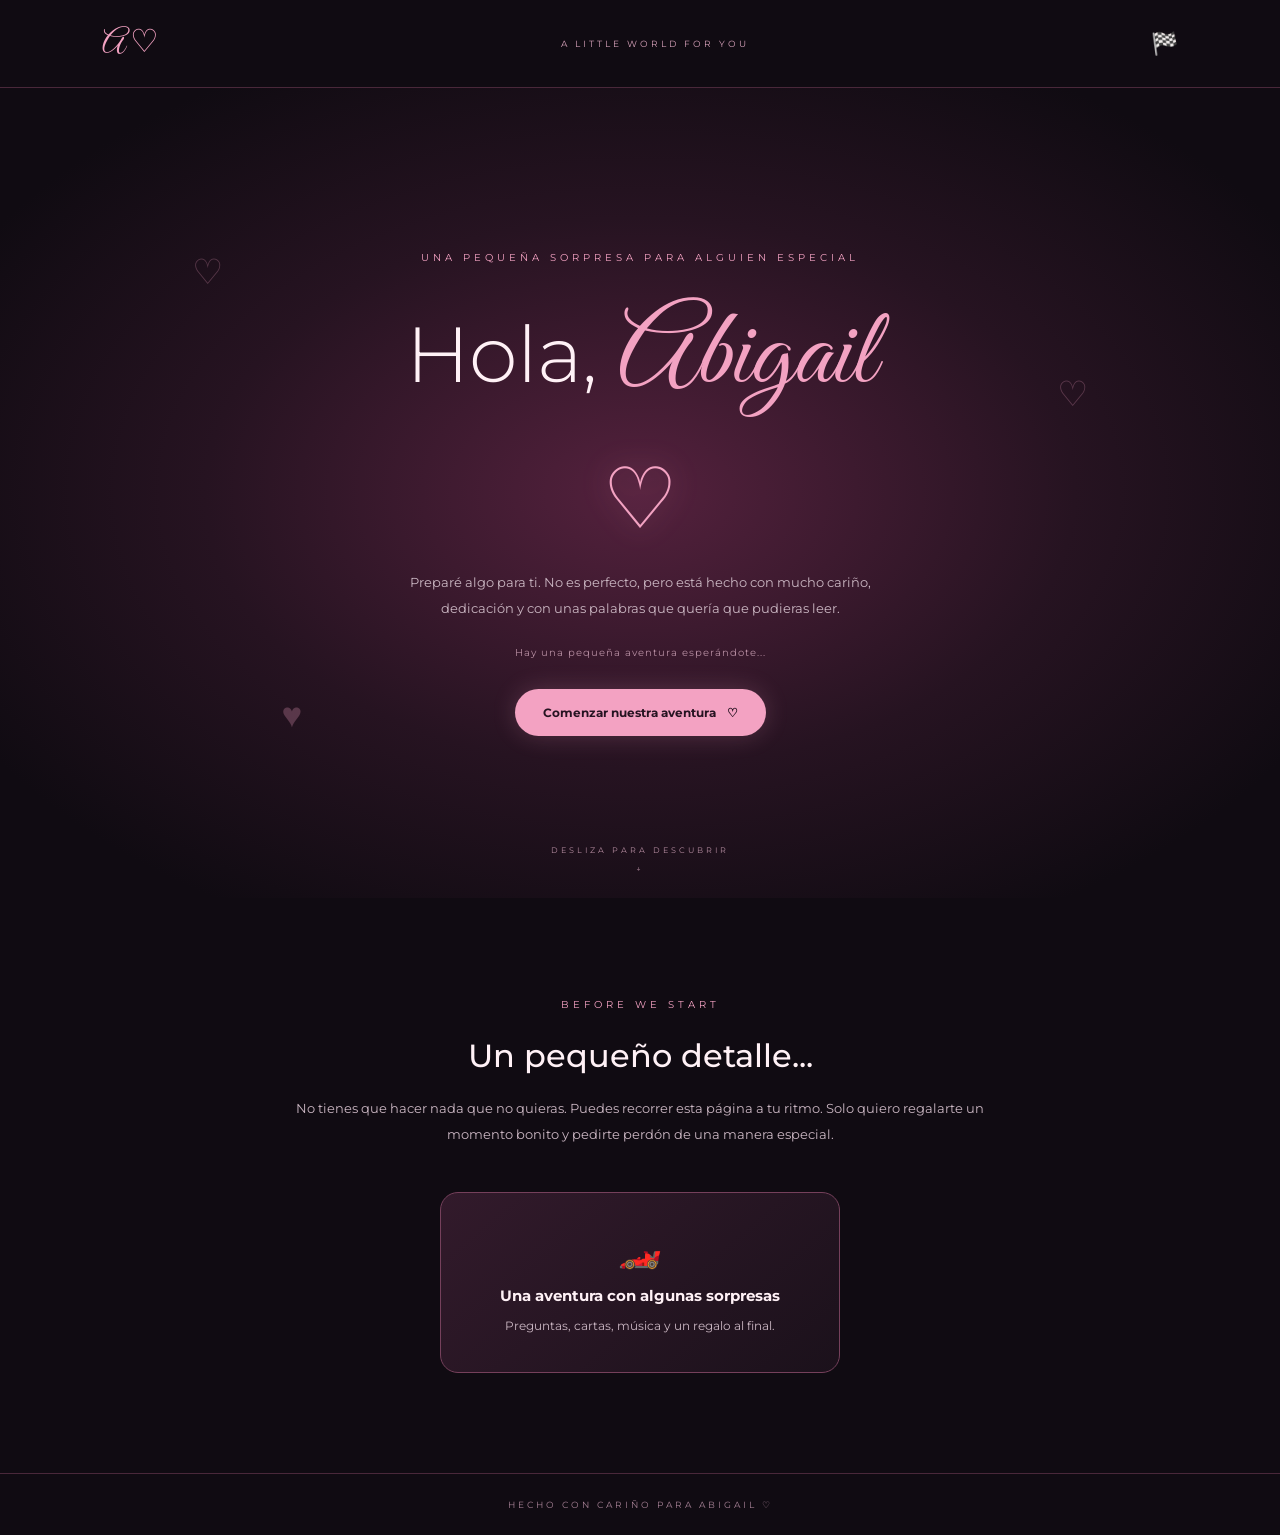
<file: index.html>
<!DOCTYPE html>
<html lang="es">
<head>
  <meta charset="UTF-8">
  <meta name="viewport" content="width=device-width, initial-scale=1.0">
  <title>Para Abigail ♡</title>
  <link rel="stylesheet" href="style.css">
  <link rel="preconnect" href="https://fonts.googleapis.com">
  <link href="https://fonts.googleapis.com/css2?family=Great+Vibes&family=Montserrat:wght@300;400;500;600;700&display=swap" rel="stylesheet">
</head>

<body>

  <nav class="topbar">
    <span class="brand">A ♡</span>
    <span class="top-label">A LITTLE WORLD FOR YOU</span>
    <span class="flag">🏁</span>
  </nav>

  <main>
    <section class="hero">

      <div class="floating-heart heart-one">♡</div>
      <div class="floating-heart heart-two">♡</div>
      <div class="floating-heart heart-three">♥</div>

      <p class="eyebrow">UNA PEQUEÑA SORPRESA PARA ALGUIEN ESPECIAL</p>

      <h1>Hola, <span>Abigail</span></h1>

      <div class="hero-heart">♡</div>

      <p class="hero-text">
        Preparé algo para ti.
        No es perfecto, pero está hecho con mucho cariño,
        dedicación y con unas palabras que quería que pudieras leer.
      </p>

      <p class="small-note">
        Hay una pequeña aventura esperándote...
      </p>

      <a href="reto.html" class="main-button">
        Comenzar nuestra aventura <span>♡</span>
      </a>

      <div class="scroll-note">
        <span>DESLIZA PARA DESCUBRIR</span>
        <span>↓</span>
      </div>

    </section>

    <section class="intro-section">
      <p class="eyebrow">BEFORE WE START</p>
      <h2>Un pequeño detalle...</h2>

      <p>
        No tienes que hacer nada que no quieras.
        Puedes recorrer esta página a tu ritmo.
        Solo quiero regalarte un momento bonito
        y pedirte perdón de una manera especial.
      </p>

      <div class="mini-card">
        <span>🏎️</span>
        <h3>Una aventura con algunas sorpresas</h3>
        <p>Preguntas, cartas, música y un regalo al final.</p>
      </div>
    </section>
  </main>

  <footer>
    HECHO CON CARIÑO PARA ABIGAIL ♡
  </footer>

</body>
</html>
</file>
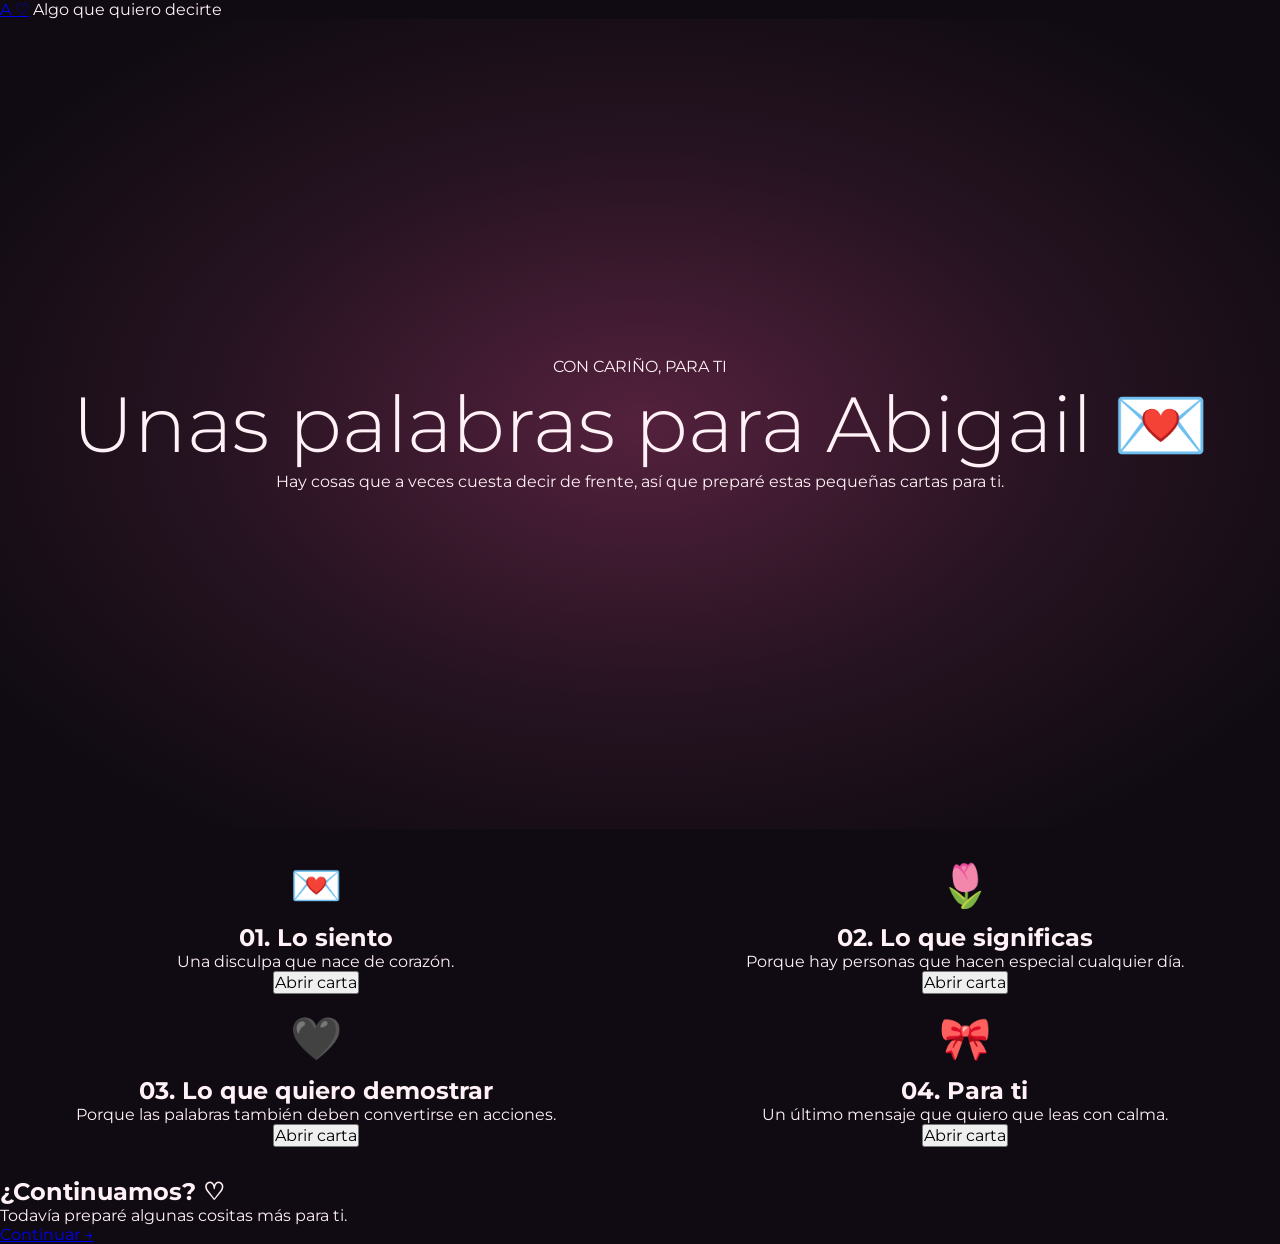
<file: cartas.html>
<!DOCTYPE html>
<html lang="es">
<head>
    <meta charset="UTF-8">
    <meta name="viewport" content="width=device-width, initial-scale=1.0">
    <title>Unas palabras para ti ♡</title>
    <link rel="stylesheet" href="style.css">
</head>
<body>

    <nav class="navbar">
        <a href="index.html">A ♡</a>
        <span>Algo que quiero decirte</span>
    </nav>

    <main class="container">
        <section class="hero">
            <p class="etiqueta">CON CARIÑO, PARA TI</p>
            <h1>Unas palabras para Abigail 💌</h1>
            <p>
                Hay cosas que a veces cuesta decir de frente,
                así que preparé estas pequeñas cartas para ti.
            </p>
        </section>

        <section class="cartas-grid">

            <article class="card carta">
                <div class="sobre">💌</div>
                <h2>01. Lo siento</h2>
                <p>Una disculpa que nace de corazón.</p>
                <button onclick="abrirCarta(0)">Abrir carta</button>
                <div id="carta0" class="contenido-carta" hidden>
                    Abigail, quiero pedirte perdón por lo que te dije.
                    Sé que mis palabras pudieron lastimarte y no quiero
                    justificarme diciendo que estaba tomado. Haber bebido
                    no cambia lo que sentiste ni hace menos importante lo
                    que pasó. Me equivoqué y lo reconozco. Nunca debí hacerte
                    sentir que no valoro lo que eres. Lo siento de corazón. ♡
                </div>
            </article>

            <article class="card carta">
                <div class="sobre">🌷</div>
                <h2>02. Lo que significas</h2>
                <p>Porque hay personas que hacen especial cualquier día.</p>
                <button onclick="abrirCarta(1)">Abrir carta</button>
                <div id="carta1" class="contenido-carta" hidden>
                    Quiero que sepas que eres una persona muy especial para
                    mí. Me gusta tu forma de ser, tus gustos, tus pequeños
                    detalles y esa manera tan tuya de hacer que una
                    conversación sea diferente. No quiero que pienses que
                    te veo como alguien más, porque realmente te tengo
                    muchísimo cariño. ♡
                </div>
            </article>

            <article class="card carta">
                <div class="sobre">🖤</div>
                <h2>03. Lo que quiero demostrar</h2>
                <p>Porque las palabras también deben convertirse en acciones.</p>
                <button onclick="abrirCarta(2)">Abrir carta</button>
                <div id="carta2" class="contenido-carta" hidden>
                    No quiero prometerte que nunca volveré a equivocarme,
                    porque sé que eso se demuestra con el tiempo. Quiero
                    aprender de mis errores, cuidar mis palabras y demostrar
                    con mis acciones que puedo hacer las cosas mejor.
                    No espero que confíes en mí de un día para otro.
                    Entiendo que eso toma tiempo. ♡
                </div>
            </article>

            <article class="card carta">
                <div class="sobre">🎀</div>
                <h2>04. Para ti</h2>
                <p>Un último mensaje que quiero que leas con calma.</p>
                <button onclick="abrirCarta(3)">Abrir carta</button>
                <div id="carta3" class="contenido-carta" hidden>
                    No preparé todo esto para obligarte a perdonarme ni
                    para que tengas que responder algo. Lo hice porque
                    quería expresarte lo mucho que te aprecio y porque
                    mereces una disculpa sincera. Si algún día me permites
                    compartir más momentos contigo, me encantaría.
                    Y si necesitas tu espacio, también voy a respetarlo.
                    Gracias por tomarte el tiempo de leerme. ♡
                </div>
            </article>

        </section>

        <div class="card">
            <h2>¿Continuamos? ♡</h2>
            <p>Todavía preparé algunas cositas más para ti.</p>
            <a class="boton" href="momentos.html">Continuar →</a>
        </div>

    </main>

    <script src="script.js"></script>
</body>
</html>
</file>
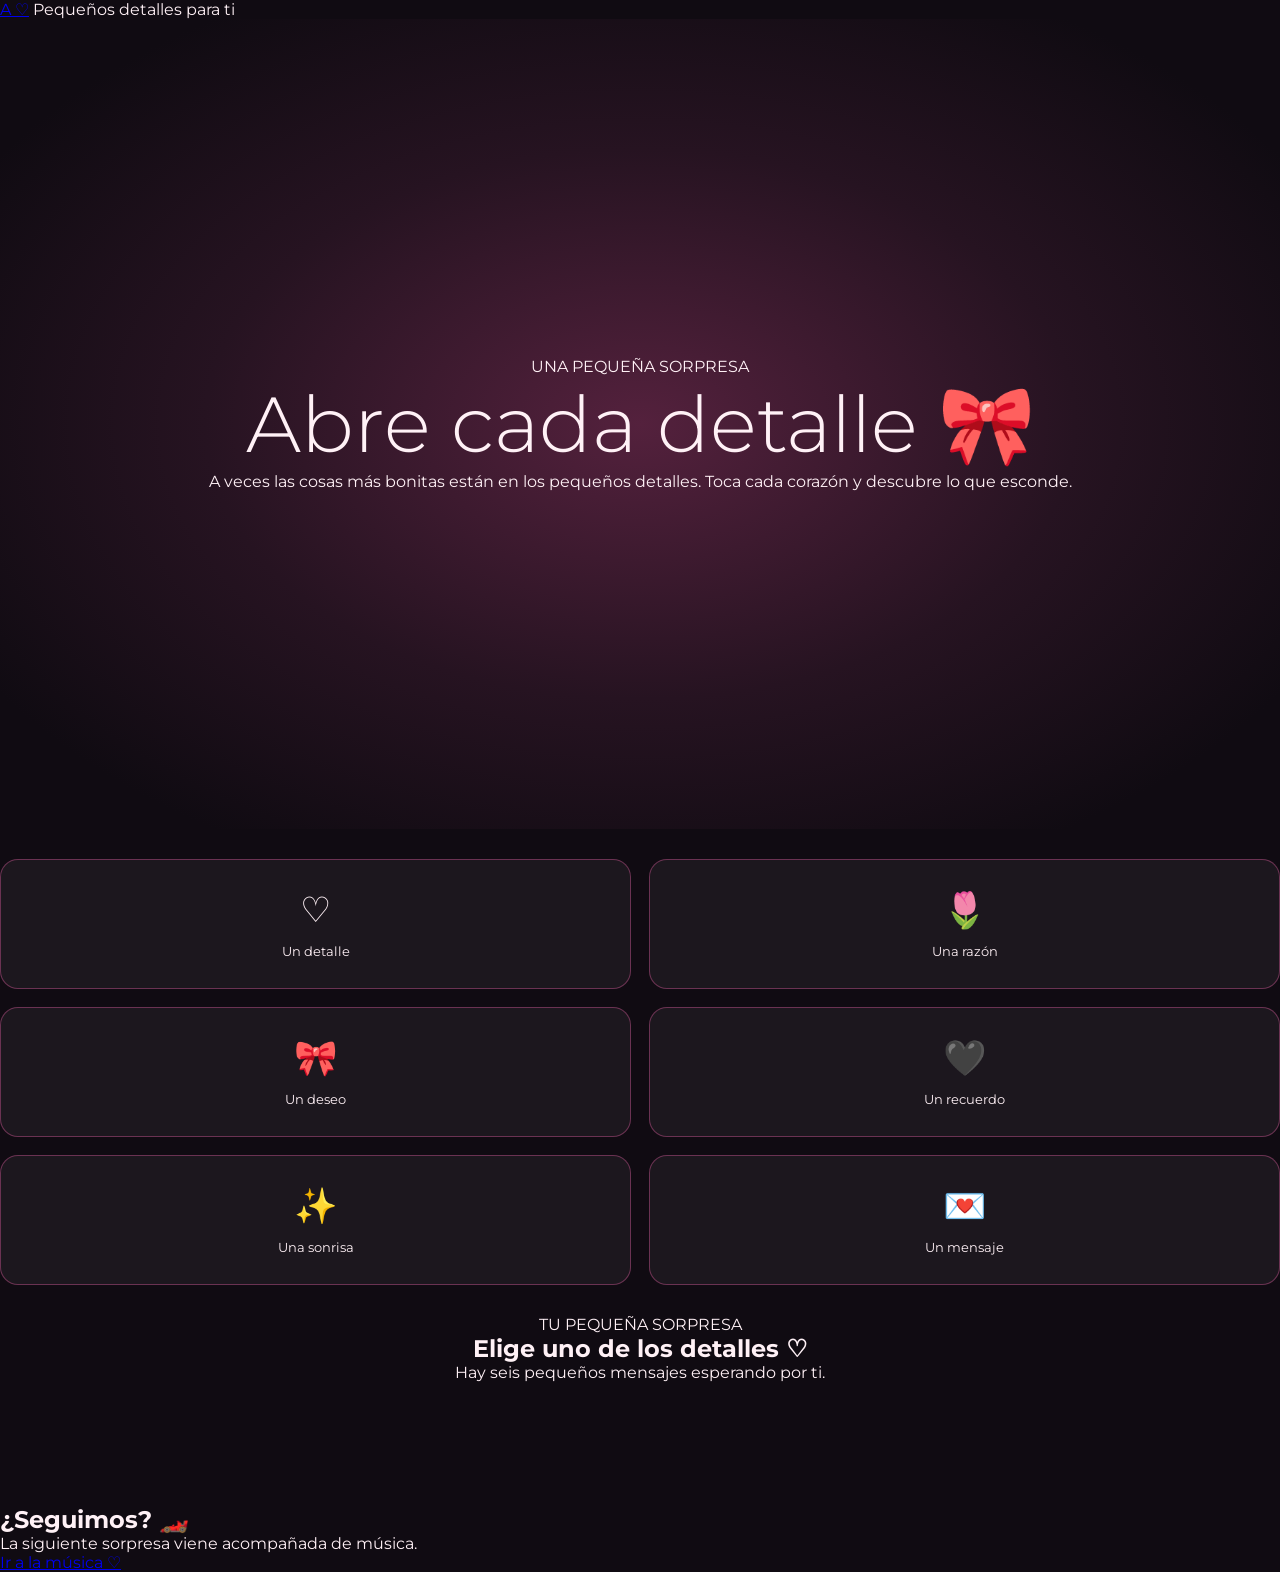
<file: momentos.html>
<!DOCTYPE html>
<html lang="es">
<head>
    <meta charset="UTF-8">
    <meta name="viewport" content="width=device-width, initial-scale=1.0">
    <title>Pequeños detalles ♡</title>
    <link rel="stylesheet" href="style.css">
</head>
<body>

    <nav class="navbar">
        <a href="index.html">A ♡</a>
        <span>Pequeños detalles para ti</span>
    </nav>

    <main class="container">

        <section class="hero">
            <p class="etiqueta">UNA PEQUEÑA SORPRESA</p>
            <h1>Abre cada detalle 🎀</h1>
            <p>
                A veces las cosas más bonitas están en los pequeños detalles.
                Toca cada corazón y descubre lo que esconde.
            </p>
        </section>

        <section class="detalles-grid">

            <button class="detalle" onclick="mostrarDetalle(0)">
                <span>♡</span>
                <small>Un detalle</small>
            </button>

            <button class="detalle" onclick="mostrarDetalle(1)">
                <span>🌷</span>
                <small>Una razón</small>
            </button>

            <button class="detalle" onclick="mostrarDetalle(2)">
                <span>🎀</span>
                <small>Un deseo</small>
            </button>

            <button class="detalle" onclick="mostrarDetalle(3)">
                <span>🖤</span>
                <small>Un recuerdo</small>
            </button>

            <button class="detalle" onclick="mostrarDetalle(4)">
                <span>✨</span>
                <small>Una sonrisa</small>
            </button>

            <button class="detalle" onclick="mostrarDetalle(5)">
                <span>💌</span>
                <small>Un mensaje</small>
            </button>

        </section>

        <section class="card mensaje-detalle">
            <p class="etiqueta">TU PEQUEÑA SORPRESA</p>
            <h2 id="tituloDetalle">Elige uno de los detalles ♡</h2>
            <p id="textoDetalle">
                Hay seis pequeños mensajes esperando por ti.
            </p>
        </section>

        <div class="card">
            <h2>¿Seguimos? 🏎️</h2>
            <p>La siguiente sorpresa viene acompañada de música.</p>
            <a href="musica.html" class="boton">Ir a la música ♡</a>
        </div>

    </main>

    <script src="script.js"></script>
</body>
</html>
</file>
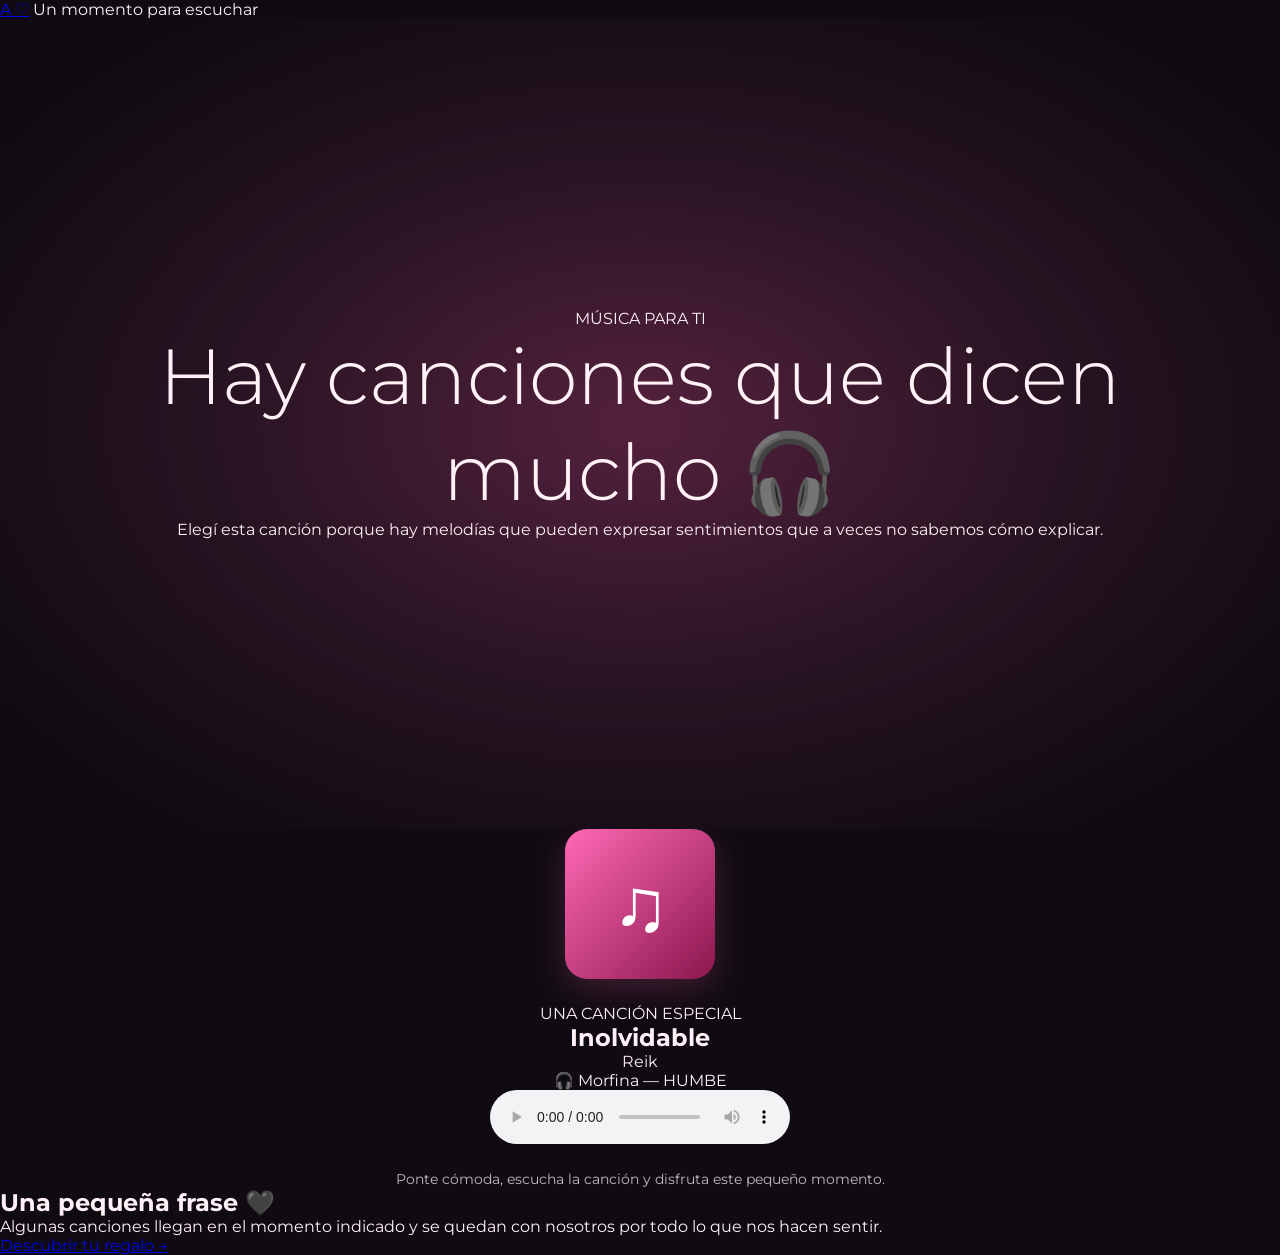
<file: musica.html>
<!DOCTYPE html>
<html lang="es">
<head>
    <meta charset="UTF-8">
    <meta name="viewport" content="width=device-width, initial-scale=1.0">
    <title>Una canción para ti ♡</title>
    <link rel="stylesheet" href="style.css">
</head>
<body>

    <nav class="navbar">
        <a href="index.html">A ♡</a>
        <span>Un momento para escuchar</span>
    </nav>

    <main class="container">
        <section class="hero">
            <p class="etiqueta">MÚSICA PARA TI</p>
            <h1>Hay canciones que dicen mucho 🎧</h1>
            <p>
                Elegí esta canción porque hay melodías que pueden expresar
                sentimientos que a veces no sabemos cómo explicar.
            </p>
        </section>

        <section class="card musica-card">
            <div class="portada-musica">♫</div>
            <p class="etiqueta">UNA CANCIÓN ESPECIAL</p>
            <h2>Inolvidable</h2>
            <p>Reik</p>

          <div class="reproductor">
    <p>🎧 Morfina — HUMBE</p>

    <audio controls>
        <source
            src="https://raw.githubusercontent.com/diegopaulaguirre-dev/Mi-amor/main/HUMBE%20-%20Morfina.mp3"
            type="audio/mpeg">
        Tu navegador no puede reproducir este audio.
    </audio>
</div>
            <p class="nota-musica">
                Ponte cómoda, escucha la canción y disfruta este pequeño momento.
            </p>
        </section>

        <section class="card">
            <h2>Una pequeña frase 🖤</h2>
            <p>
                Algunas canciones llegan en el momento indicado y se quedan
                con nosotros por todo lo que nos hacen sentir.
            </p>
            <a href="regalo.html" class="boton">Descubrir tu regalo →</a>
        </section>
    </main>

    <script src="script.js"></script>
</body>
</html>
</file>
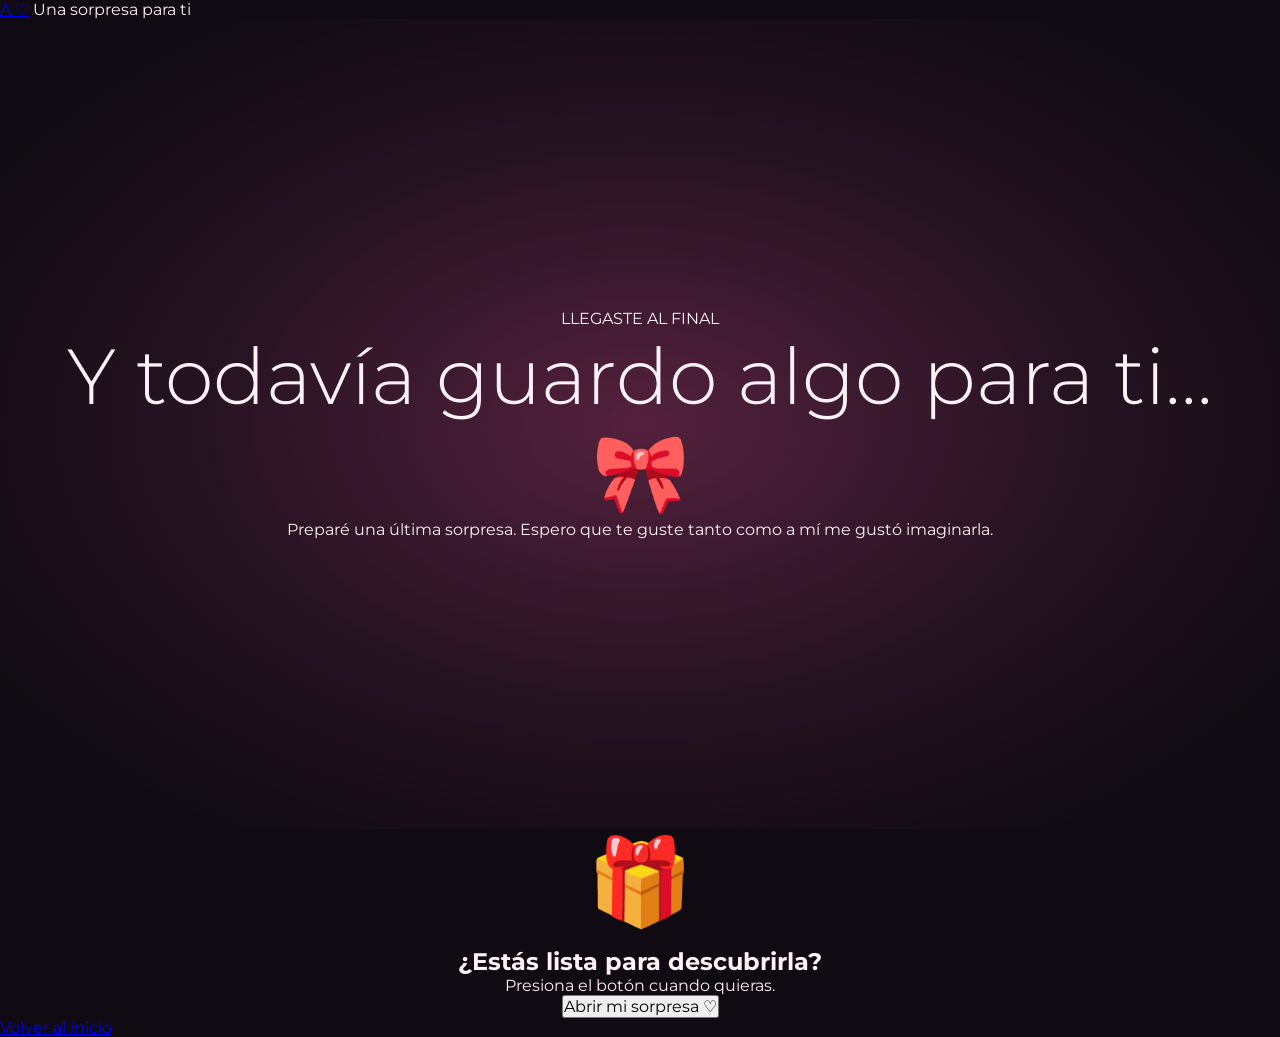
<file: regalo.html>
<!DOCTYPE html>
<html lang="es">
<head>
    <meta charset="UTF-8">
    <meta name="viewport" content="width=device-width, initial-scale=1.0">
    <title>Una última sorpresa ♡</title>
    <link rel="stylesheet" href="style.css">
</head>
<body>

    <nav class="navbar">
        <a href="index.html">A ♡</a>
        <span>Una sorpresa para ti</span>
    </nav>

    <main class="container">
        <section class="hero">
            <p class="etiqueta">LLEGASTE AL FINAL</p>
            <h1>Y todavía guardo algo para ti... 🎀</h1>
            <p>
                Preparé una última sorpresa. Espero que te guste
                tanto como a mí me gustó imaginarla.
            </p>
        </section>

        <section class="card regalo-card">
            <div class="caja-regalo">🎁</div>
            <h2>¿Estás lista para descubrirla?</h2>
            <p>Presiona el botón cuando quieras.</p>

            <button class="boton" onclick="mostrarRegalo()">
                Abrir mi sorpresa ♡
            </button>

            <div id="sorpresaFinal" hidden>
                <div class="separador"></div>

                <h2>Una historia que me gusta imaginar 🖤</h2>

                <p>
                    Quizás no crecimos juntos, pero si pudiera imaginar
                    una historia bonita, me gustaría que en ella nuestros
                    caminos se encontraran desde el principio.
                    Y si la vida nos lo permite, que podamos compartir
                    muchos momentos más. Juntos, hasta donde el corazón
                    nos lleve. ♡
                </p>

                
<div class="reproductor">
    <p>Una canción para acompañar este momento ♡</p>

    <audio controls>
        <source
            src="https://raw.githubusercontent.com/diegopaulaguirre-dev/Mi-amor/main/HUMBE%20-%20Morfina.mp3"
            type="audio/mpeg">
        Tu navegador no puede reproducir este audio.
    </audio>
</div>



                <div class="separador"></div>

                <h2>Y tu regalo es... 🎀</h2>

                <p>
                    Una salida, una comida, un paseo, una aventura
                    o cualquier cosita que te haga ilusión.
                    Quiero invitarte a vivir un momento bonito conmigo,
                    si tú también quieres. Tú eliges qué te gustaría hacer. ♡
                </p>

                <p class="firma">
                    Gracias por llegar hasta aquí. ♡
                </p>
            </div>
        </section>

        <a href="index.html" class="boton">Volver al inicio</a>
    </main>

    <script src="script.js"></script>
</body>
</html>
</file>
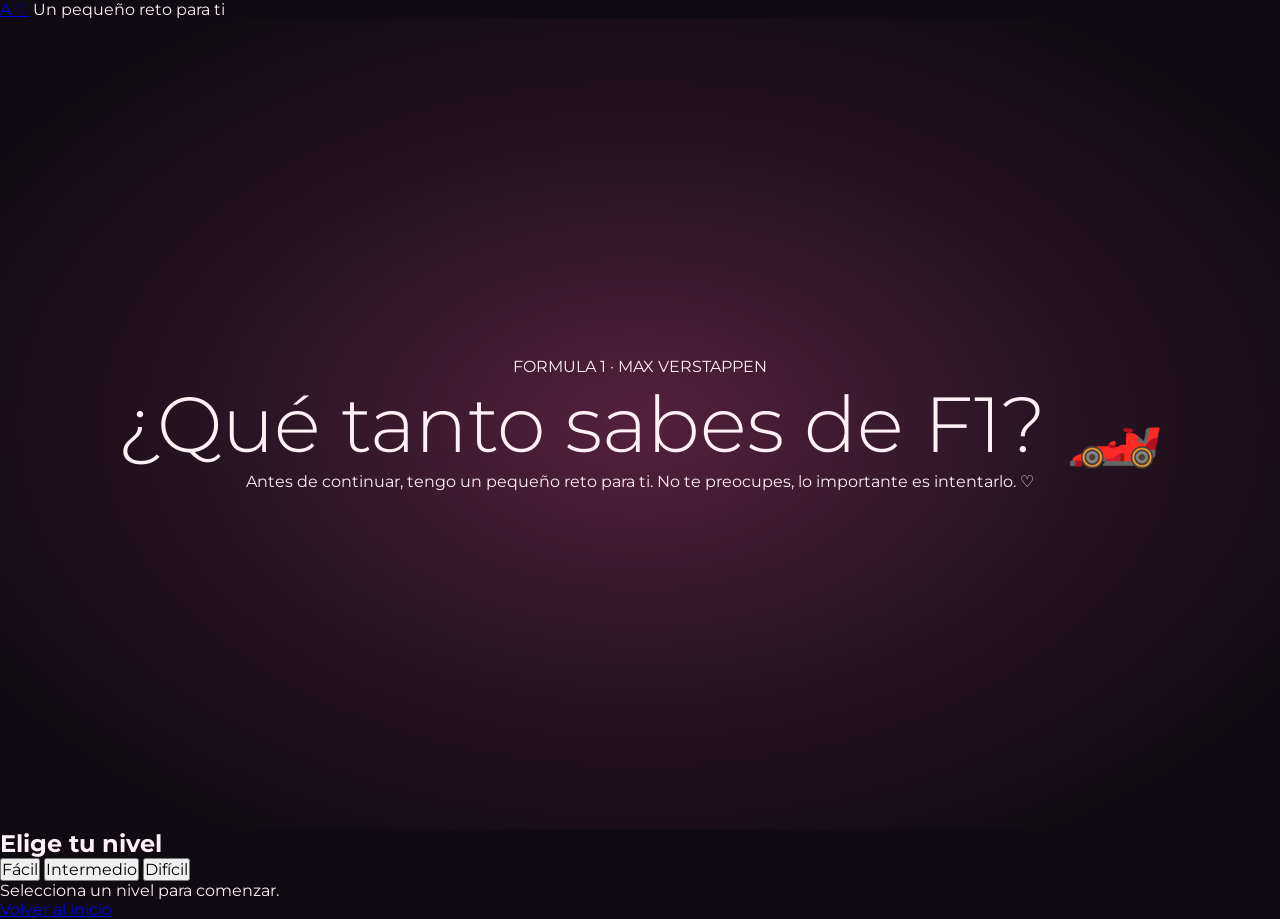
<file: reto.html>
<!DOCTYPE html>
<html lang="es">
<head>
    <meta charset="UTF-8">
    <meta name="viewport" content="width=device-width, initial-scale=1.0">
    <title>Un pequeño reto ♡</title>
    <link rel="stylesheet" href="style.css">
</head>
<body>

    <nav class="navbar">
        <a href="index.html">A ♡</a>
        <span>Un pequeño reto para ti</span>
    </nav>

    <main class="container">
        <section class="hero">
            <p class="etiqueta">FORMULA 1 · MAX VERSTAPPEN</p>
            <h1>¿Qué tanto sabes de F1? 🏎️</h1>
            <p>
                Antes de continuar, tengo un pequeño reto para ti.
                No te preocupes, lo importante es intentarlo. ♡
            </p>
        </section>

        <section class="card">
            <h2>Elige tu nivel</h2>

            <div class="niveles">
                <button onclick="iniciarReto('facil')">Fácil</button>
                <button onclick="iniciarReto('medio')">Intermedio</button>
                <button onclick="iniciarReto('dificil')">Difícil</button>
            </div>

            <div id="juego" class="juego">
                <p>Selecciona un nivel para comenzar.</p>
            </div>

            <div id="resultado"></div>
        </section>

        <a class="boton" href="index.html">Volver al inicio</a>
    </main>

    <script src="script.js"></script>
</body>
</html>
</file>
<file: style.css>
@import url('https://fonts.googleapis.com/css2?family=Great+Vibes&family=Montserrat:wght@300;400;500;600;700&display=swap');

:root {
  --pink: #f3a2c2;
  --light-pink: #ffd9e8;
  --dark: #100b12;
  --card: #21131e;
  --muted: #cbb7c3;
}

* {
  margin: 0;
  padding: 0;
  box-sizing: border-box;
}

html {
  scroll-behavior: smooth;
}

body {
  background: var(--dark);
  color: #fff1f6;
  font-family: 'Montserrat', sans-serif;
  overflow-x: hidden;
}

.topbar {
  width: 100%;
  padding: 22px 8%;
  display: flex;
  justify-content: space-between;
  align-items: center;
  border-bottom: 1px solid #49283a;
  background: #100b12;
}

.brand {
  font-family: 'Great Vibes', cursive;
  color: var(--pink);
  font-size: 32px;
}

.top-label {
  color: #d7a2ba;
  font-size: 9px;
  letter-spacing: 3px;
}

.flag {
  font-size: 22px;
}

.hero {
  min-height: 90vh;
  position: relative;
  display: flex;
  flex-direction: column;
  justify-content: center;
  align-items: center;
  text-align: center;
  padding: 80px 25px;
  overflow: hidden;
  background:
    radial-gradient(ellipse at center, #54213d 0%, #261321 48%, #100b12 85%);
}

.eyebrow {
  color: var(--pink);
  font-size: 10px;
  letter-spacing: 4px;
  margin-bottom: 25px;
}

.hero h1 {
  font-size: clamp(42px, 8vw, 78px);
  font-weight: 300;
}

.hero h1 span {
  color: var(--pink);
  font-family: 'Great Vibes', cursive;
  font-size: 1.4em;
}

.hero-heart {
  font-size: 85px;
  color: var(--pink);
  margin: 20px;
  animation: heartbeat 1.7s infinite;
  text-shadow: 0 0 30px #f3a2c277;
}

.hero-text {
  color: var(--muted);
  font-size: 13px;
  line-height: 2;
  max-width: 500px;
  margin-bottom: 25px;
}

.small-note {
  color: #b68da1;
  font-size: 10px;
  letter-spacing: 1px;
  margin-bottom: 30px;
}

.main-button {
  display: inline-block;
  padding: 16px 28px;
  border-radius: 50px;
  background: var(--pink);
  color: #261321;
  font-size: 12px;
  font-weight: 700;
  text-decoration: none;
  transition: .3s;
  box-shadow: 0 0 25px #f3a2c233;
}

.main-button:hover {
  transform: translateY(-5px);
  background: var(--light-pink);
  box-shadow: 0 0 35px #f3a2c277;
}

.main-button span {
  margin-left: 8px;
}

.scroll-note {
  position: absolute;
  bottom: 25px;
  display: flex;
  flex-direction: column;
  gap: 8px;
  color: #b68da1;
  font-size: 8px;
  letter-spacing: 3px;
}

.floating-heart {
  position: absolute;
  color: #f3a2c244;
  font-size: 35px;
  animation: float 5s ease-in-out infinite;
}

.heart-one {
  top: 20%;
  left: 15%;
}

.heart-two {
  top: 35%;
  right: 15%;
  animation-delay: 1s;
}

.heart-three {
  bottom: 20%;
  left: 22%;
  animation-delay: 2s;
}

.intro-section {
  max-width: 750px;
  margin: auto;
  padding: 100px 25px;
  text-align: center;
}

.intro-section h2 {
  font-size: 32px;
  margin-bottom: 20px;
  font-weight: 500;
}

.intro-section > p:not(.eyebrow) {
  color: var(--muted);
  line-height: 2;
  font-size: 13px;
}

.mini-card {
  margin: 45px auto 0;
  padding: 35px 20px;
  max-width: 400px;
  background: linear-gradient(140deg, #321a2b, #1b111b);
  border: 1px solid #75405b;
  border-radius: 18px;
}

.mini-card span {
  font-size: 35px;
}

.mini-card h3 {
  margin: 15px 0 10px;
  font-size: 15px;
}

.mini-card p {
  color: var(--muted);
  font-size: 12px;
  line-height: 1.8;
}

footer {
  padding: 25px;
  text-align: center;
  border-top: 1px solid #49283a;
  color: #a78296;
  font-size: 9px;
  letter-spacing: 3px;
}

@keyframes heartbeat {
  0%, 100% { transform: scale(1); }
  50% { transform: scale(1.12); }
}

@keyframes float {
  0%, 100% { transform: translateY(0) rotate(0deg); }
  50% { transform: translateY(-25px) rotate(12deg); }
}

@media (max-width: 600px) {
  .topbar {
    padding: 18px;
  }

  .top-label {
    font-size: 7px;
    letter-spacing: 1px;
  }

  .hero {
    min-height: 85vh;
  }

  .floating-heart {
    font-size: 25px;
  }
}

/* SECCIONES NUEVAS */

[hidden] {
    display: none !important;
}

.cartas-grid,
.detalles-grid {
    display: grid;
    grid-template-columns: repeat(2, minmax(0, 1fr));
    gap: 18px;
    margin: 30px 0;
}

.carta,
.mensaje-detalle,
.musica-card,
.regalo-card {
    text-align: center;
}

.sobre {
    font-size: 42px;
    margin-bottom: 12px;
}

.contenido-carta {
    margin-top: 18px;
    padding: 18px;
    border-radius: 15px;
    background: rgba(255, 105, 180, 0.10);
    line-height: 1.8;
    text-align: left;
}

.detalle {
    min-height: 130px;
    padding: 20px;
    border: 1px solid rgba(255, 105, 180, 0.35);
    border-radius: 18px;
    background: rgba(255, 255, 255, 0.05);
    color: inherit;
    cursor: pointer;
    transition: transform 0.25s, background 0.25s;
}

.detalle:hover {
    transform: translateY(-5px);
    background: rgba(255, 105, 180, 0.15);
}

.detalle span {
    display: block;
    font-size: 35px;
    margin-bottom: 10px;
}

.detalle small {
    font-size: 13px;
}

.mensaje-detalle {
    margin: 30px 0;
    min-height: 160px;
}

.portada-musica {
    width: 150px;
    height: 150px;
    margin: 0 auto 25px;
    border-radius: 22px;
    display: grid;
    place-items: center;
    font-size: 75px;
    color: white;
    background: linear-gradient(135deg, #ff69b4, #8b174e);
    box-shadow: 0 10px 35px rgba(255, 105, 180, 0.2);
}

.nota-musica {
    margin-top: 22px;
    opacity: 0.75;
    font-size: 14px;
}

.caja-regalo {
    font-size: 85px;
    margin-bottom: 15px;
    animation: latido 1.5s infinite;
}

@keyframes latido {
    0%, 100% { transform: scale(1); }
    50% { transform: scale(1.08); }
}

.separador {
    height: 1px;
    margin: 30px 0;
    background: rgba(255, 105, 180, 0.3);
}

.video-contenedor {
    width: 100%;
    max-width: 650px;
    margin: 25px auto;
}

.video-contenedor video {
    width: 100%;
    border-radius: 18px;
    display: block;
}

.firma {
    margin-top: 30px;
    font-size: 18px;
    color: #ff8ac4;
}

.opciones {
    display: grid;
    gap: 12px;
    margin: 20px 0;
}

.opcion {
    padding: 13px;
    border: 1px solid rgba(255, 105, 180, 0.35);
    border-radius: 12px;
    background: rgba(255, 255, 255, 0.05);
    color: inherit;
    cursor: pointer;
}

.opcion:hover:not(:disabled) {
    background: rgba(255, 105, 180, 0.18);
}

.opcion:disabled {
    opacity: 0.6;
    cursor: default;
}

button,
.boton {
    font: inherit;
}

@media (max-width: 600px) {
    .cartas-grid,
    .detalles-grid {
        grid-template-columns: 1fr;
    }

.reproductor {
    margin: 25px auto;
    padding: 22px;
    max-width: 450px;
    border-radius: 20px;
    background: rgba(255, 105, 180, 0.10);
    border: 1px solid rgba(255, 105, 180, 0.3);
}

.reproductor audio {
    width: 100%;
    margin-top: 15px;
}

.reproductor p {
    font-weight: bold;
    color: #ff8ac4;
}

.sorpresa-gif {
    width: 100%;
    max-width: 650px;
    height: auto;
    display: block;
    margin: 25px auto;
    border-radius: 18px;
    box-shadow: 0 10px 35px rgba(255, 105, 180, 0.25);
}

    .detalle {
        min-height: 105px;
    }
}
</file>
